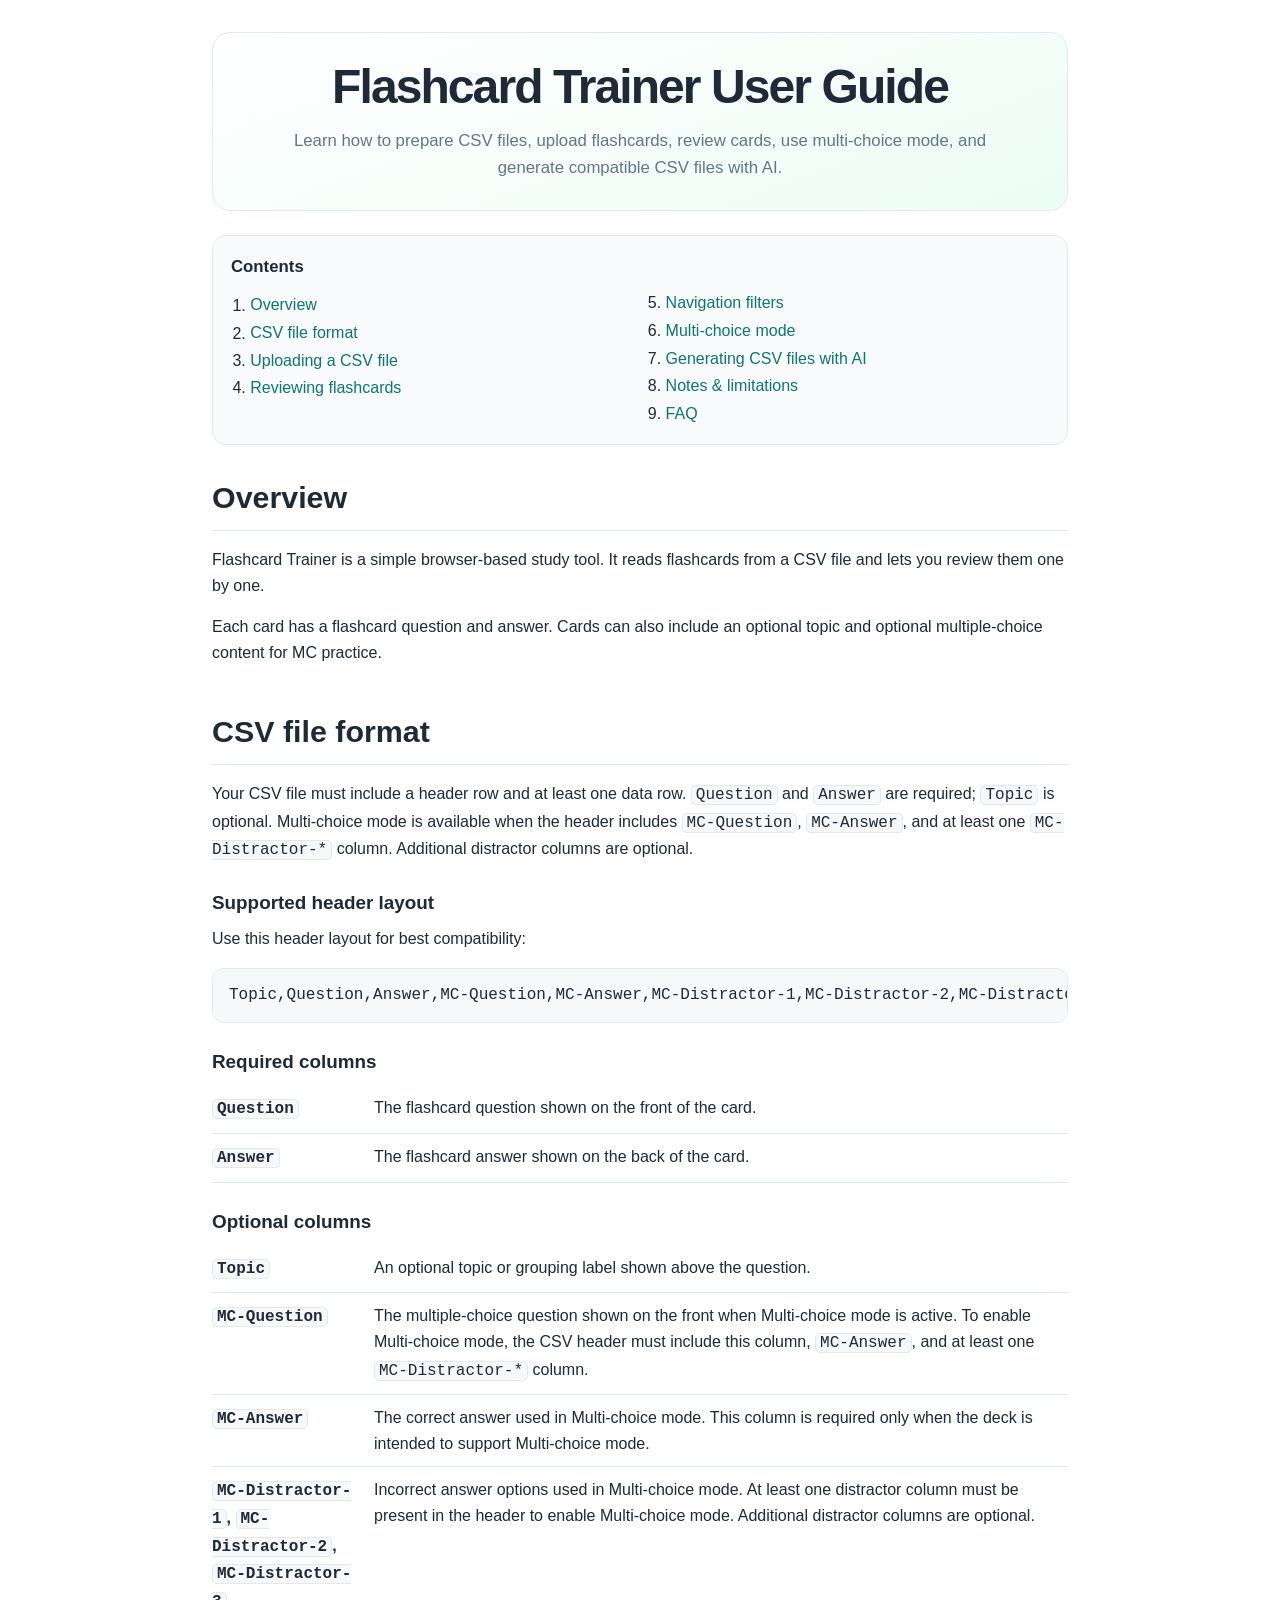
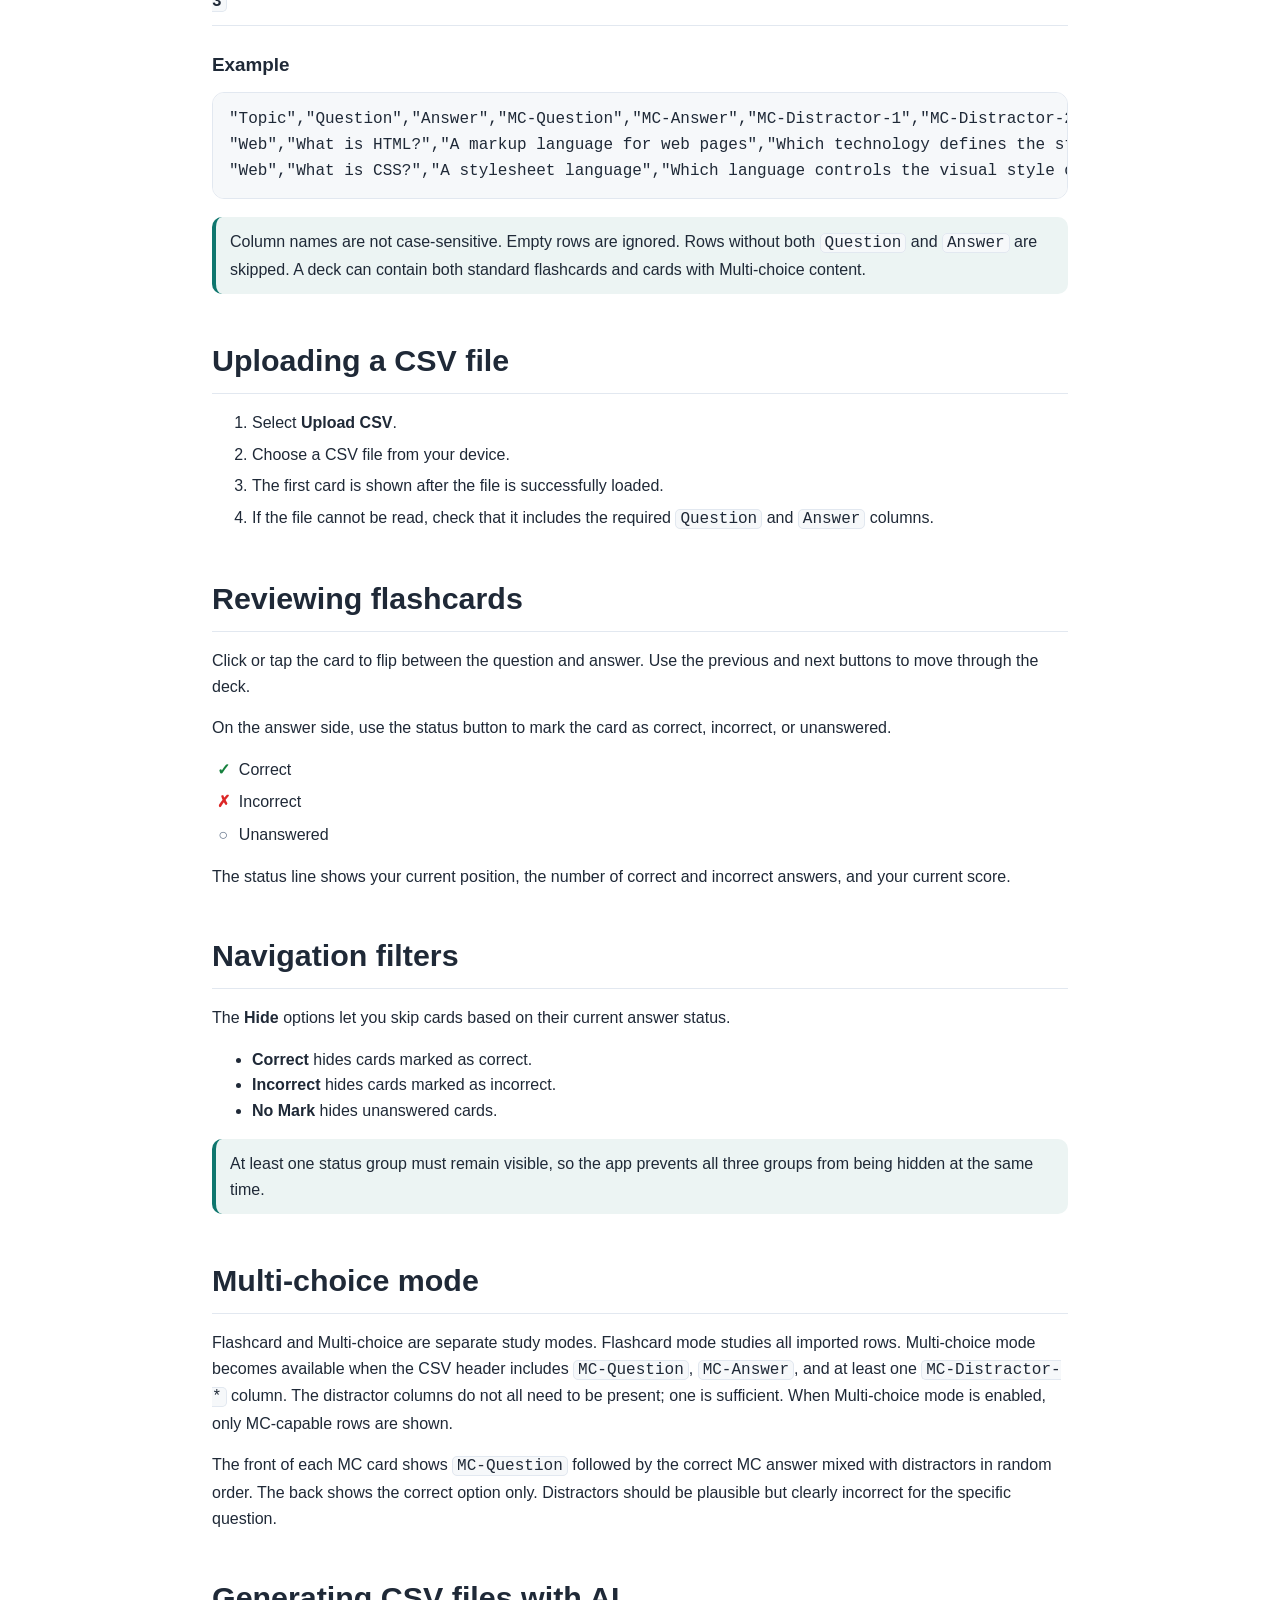
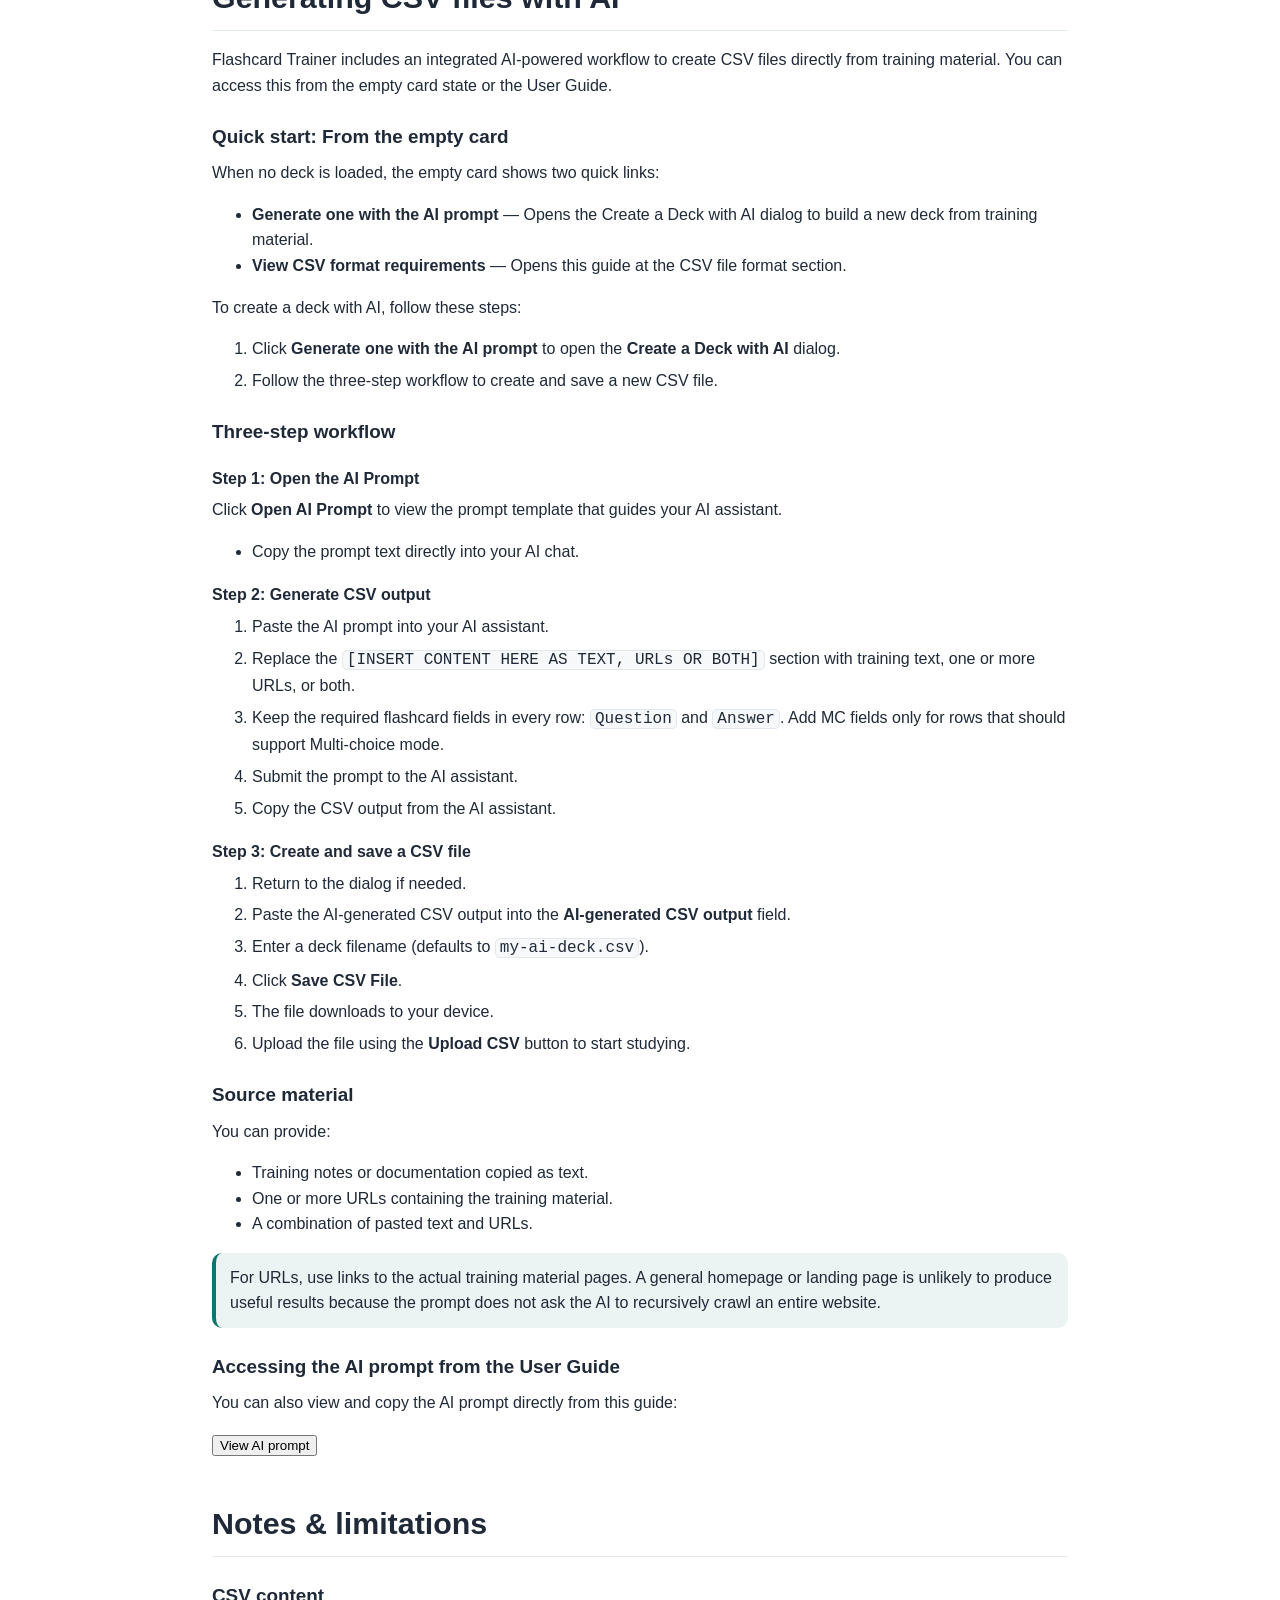
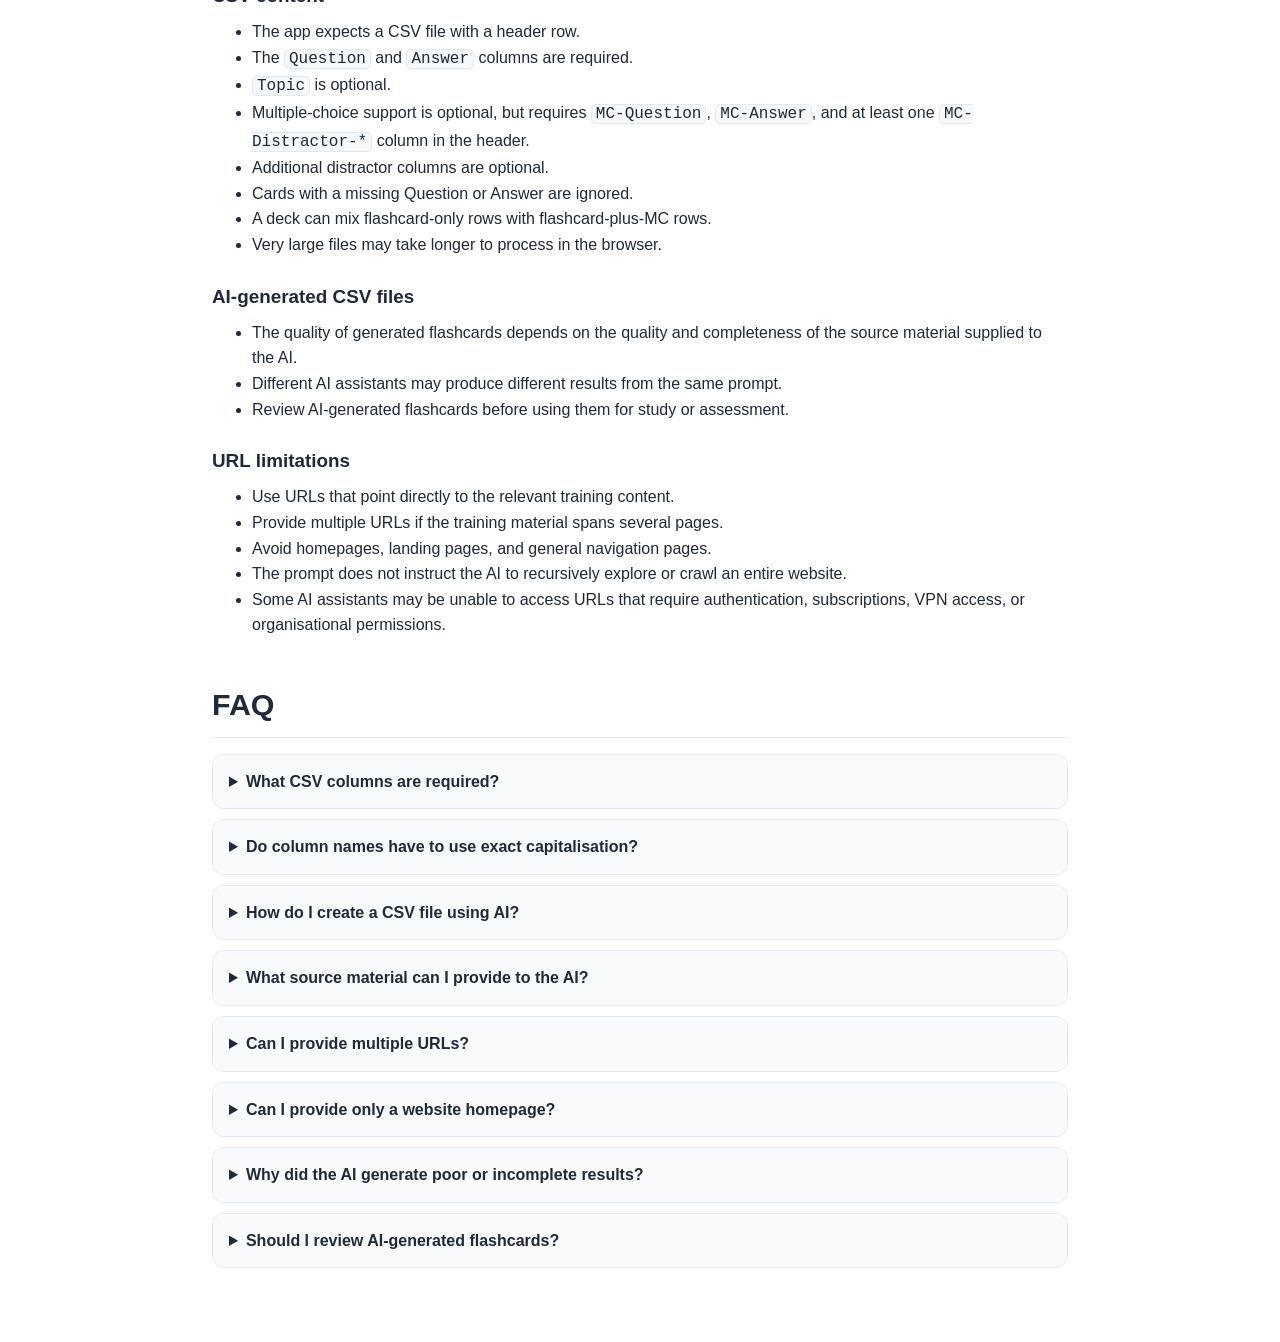
<file: documentation/user-guide.html>
<!doctype html>
<html lang="en">
<head>
  <meta charset="UTF-8" />
  <meta name="viewport" content="width=device-width, initial-scale=1.0" />
  <title>Flashcard Trainer User Guide</title>
  <link rel="stylesheet" href="../css/user-guide.css" />
  <link rel="icon" type="image/svg+xml" href="../images/flashcard-icon.svg" />
</head>
<body>
  <a class="skip-link" href="#main-content">Skip to main content</a>
  <main id="main-content" class="guide-shell">
    <header class="guide-header">
      <h1>Flashcard Trainer User Guide</h1>
      <p class="intro-summary">
        Learn how to prepare CSV files, upload flashcards, review cards, use multi-choice mode, and generate compatible CSV files with AI.
      </p>
    </header>
    <nav class="toc" aria-label="Table of contents">
      <h2>Contents</h2>
      <ol>
        <li><a href="#overview">Overview</a></li>
        <li><a href="#csv-format">CSV file format</a></li>
        <li><a href="#uploading">Uploading a CSV file</a></li>
        <li><a href="#reviewing">Reviewing flashcards</a></li>
        <li><a href="#navigation-filters">Navigation filters</a></li>
        <li><a href="#multi-choice">Multi-choice mode</a></li>
        <li><a href="#ai-generation">Generating CSV files with AI</a></li>
        <li><a href="#notes-limitations">Notes &amp; limitations</a></li>
        <li><a href="#faq">FAQ</a></li>
      </ol>
    </nav>
    <section id="overview" class="guide-section">
      <h2>Overview</h2>
      <p>
        Flashcard Trainer is a simple browser-based study tool. It reads flashcards from a CSV file and lets you review them one by one.
      </p>
      <p>
        Each card has a flashcard question and answer. Cards can also include an optional topic and optional multiple-choice content for MC practice.
      </p>
    </section>
    <section id="csv-format" class="guide-section">
      <h2>CSV file format</h2>
      <p>
        Your CSV file must include a header row and at least one data row. <code>Question</code> and <code>Answer</code> are required; <code>Topic</code> is optional. Multi-choice mode is available when the header includes <code>MC-Question</code>, <code>MC-Answer</code>, and at least one <code>MC-Distractor-*</code> column. Additional distractor columns are optional.
      </p>
      <h3>Supported header layout</h3>
      <p>Use this header layout for best compatibility:</p>
      <pre><code>Topic,Question,Answer,MC-Question,MC-Answer,MC-Distractor-1,MC-Distractor-2,MC-Distractor-3</code></pre>
      <h3>Required columns</h3>
      <dl class="definition-list">
        <div>
          <dt><code>Question</code></dt>
          <dd>The flashcard question shown on the front of the card.</dd>
        </div>
        <div>
          <dt><code>Answer</code></dt>
          <dd>The flashcard answer shown on the back of the card.</dd>
        </div>
      </dl>
      <h3>Optional columns</h3>
      <dl class="definition-list">
        <div>
          <dt><code>Topic</code></dt>
          <dd>An optional topic or grouping label shown above the question.</dd>
        </div>
        <div>
          <dt><code>MC-Question</code></dt>
          <dd>The multiple-choice question shown on the front when Multi-choice mode is active. To enable Multi-choice mode, the CSV header must include this column, <code>MC-Answer</code>, and at least one <code>MC-Distractor-*</code> column.</dd>
        </div>
        <div>
          <dt><code>MC-Answer</code></dt>
          <dd>The correct answer used in Multi-choice mode. This column is required only when the deck is intended to support Multi-choice mode.</dd>
        </div>
        <div>
          <dt><code>MC-Distractor-1</code>, <code>MC-Distractor-2</code>, <code>MC-Distractor-3</code></dt>
          <dd>Incorrect answer options used in Multi-choice mode. At least one distractor column must be present in the header to enable Multi-choice mode. Additional distractor columns are optional.</dd>
        </div>
      </dl>
      <h3>Example</h3>
      <pre><code>"Topic","Question","Answer","MC-Question","MC-Answer","MC-Distractor-1","MC-Distractor-2","MC-Distractor-3"
"Web","What is HTML?","A markup language for web pages","Which technology defines the structure of a web page?","HTML","CSS","JavaScript","SQL"
"Web","What is CSS?","A stylesheet language","Which language controls the visual style of a web page?","CSS","HTML","JavaScript","Python"</code></pre>
      <p class="note">
        Column names are not case-sensitive. Empty rows are ignored. Rows without both <code>Question</code> and <code>Answer</code> are skipped. A deck can contain both standard flashcards and cards with Multi-choice content.
      </p>
    </section>
    <section id="uploading" class="guide-section">
      <h2>Uploading a CSV file</h2>
      <ol class="steps">
        <li>Select <strong>Upload CSV</strong>.</li>
        <li>Choose a CSV file from your device.</li>
        <li>The first card is shown after the file is successfully loaded.</li>
        <li>If the file cannot be read, check that it includes the required <code>Question</code> and <code>Answer</code> columns.</li>
      </ol>
    </section>
    <section id="reviewing" class="guide-section">
      <h2>Reviewing flashcards</h2>
      <p>
        Click or tap the card to flip between the question and answer. Use the previous and next buttons to move through the deck.
      </p>
      <p>
        On the answer side, use the status button to mark the card as correct, incorrect, or unanswered.
      </p>
      <ul class="status-list">
        <li><span class="status-dot correct">✓</span> Correct</li>
        <li><span class="status-dot incorrect">✗</span> Incorrect</li>
        <li><span class="status-dot unanswered">○</span> Unanswered</li>
      </ul>
      <p>
        The status line shows your current position, the number of correct and incorrect answers, and your current score.
      </p>
    </section>
    <section id="navigation-filters" class="guide-section">
      <h2>Navigation filters</h2>
      <p>
        The <strong>Hide</strong> options let you skip cards based on their current answer status.
      </p>
      <ul>
        <li><strong>Correct</strong> hides cards marked as correct.</li>
        <li><strong>Incorrect</strong> hides cards marked as incorrect.</li>
        <li><strong>No Mark</strong> hides unanswered cards.</li>
      </ul>
      <p class="note">
        At least one status group must remain visible, so the app prevents all three groups from being hidden at the same time.
      </p>
    </section>
    <section id="multi-choice" class="guide-section">
      <h2>Multi-choice mode</h2>
      <p>
        Flashcard and Multi-choice are separate study modes. Flashcard mode studies all imported rows. Multi-choice mode becomes available when the CSV header includes <code>MC-Question</code>, <code>MC-Answer</code>, and at least one <code>MC-Distractor-*</code> column. The distractor columns do not all need to be present; one is sufficient. When Multi-choice mode is enabled, only MC-capable rows are shown.
      </p>
      <p>
        The front of each MC card shows <code>MC-Question</code> followed by the correct MC answer mixed with distractors in random order. The back shows the correct option only. Distractors should be plausible but clearly incorrect for the specific question.
      </p>
    </section>
    <section id="ai-generation" class="guide-section">
      <h2>Generating CSV files with AI</h2>
      <p>
        Flashcard Trainer includes an integrated AI-powered workflow to create CSV files directly from training material. You can access this from the empty card state or the User Guide.
      </p>
      <h3>Quick start: From the empty card</h3>
      <p>When no deck is loaded, the empty card shows two quick links:</p>
      <ul>
        <li><strong>Generate one with the AI prompt</strong> — Opens the Create a Deck with AI dialog to build a new deck from training material.</li>
        <li><strong>View CSV format requirements</strong> — Opens this guide at the CSV file format section.</li>
      </ul>
      <p>To create a deck with AI, follow these steps:</p>
      <ol class="steps">
        <li>Click <strong>Generate one with the AI prompt</strong> to open the <strong>Create a Deck with AI</strong> dialog.</li>
        <li>Follow the three-step workflow to create and save a new CSV file.</li>
      </ol>
      <h3>Three-step workflow</h3>
      <h4>Step 1: Open the AI Prompt</h4>
      <p>Click <strong>Open AI Prompt</strong> to view the prompt template that guides your AI assistant.</p>
      <ul>
        <li>Copy the prompt text directly into your AI chat.</li>
      </ul>
      <h4>Step 2: Generate CSV output</h4>
      <ol class="steps">
        <li>Paste the AI prompt into your AI assistant.</li>
        <li>Replace the <code>[INSERT CONTENT HERE AS TEXT, URLs OR BOTH]</code> section with training text, one or more URLs, or both.</li>
        <li>Keep the required flashcard fields in every row: <code>Question</code> and <code>Answer</code>. Add MC fields only for rows that should support Multi-choice mode.</li>
        <li>Submit the prompt to the AI assistant.</li>
        <li>Copy the CSV output from the AI assistant.</li>
      </ol>
      <h4>Step 3: Create and save a CSV file</h4>
      <ol class="steps">
        <li>Return to the dialog if needed.</li>
        <li>Paste the AI-generated CSV output into the <strong>AI-generated CSV output</strong> field.</li>
        <li>Enter a deck filename (defaults to <code>my-ai-deck.csv</code>).</li>
        <li>Click <strong>Save CSV File</strong>.</li>
        <li>The file downloads to your device.</li>
        <li>Upload the file using the <strong>Upload CSV</strong> button to start studying.</li>
      </ol>
      <h3>Source material</h3>
      <p>You can provide:</p>
      <ul>
        <li>Training notes or documentation copied as text.</li>
        <li>One or more URLs containing the training material.</li>
        <li>A combination of pasted text and URLs.</li>
      </ul>
      <p class="note">
        For URLs, use links to the actual training material pages. A general homepage or landing page is unlikely to produce useful results because the prompt does not ask the AI to recursively crawl an entire website.
      </p>
      <h3>Accessing the AI prompt from the User Guide</h3>
      <p>
        You can also view and copy the AI prompt directly from this guide:
      </p>
      <p>
        <button type="button" class="download-link" id="openPromptBtn">View AI prompt</button>
      </p>
    </section>
    <section id="notes-limitations" class="guide-section">
      <h2>Notes &amp; limitations</h2>
      <h3>CSV content</h3>
      <ul>
        <li>The app expects a CSV file with a header row.</li>
        <li>The <code>Question</code> and <code>Answer</code> columns are required.</li>
        <li><code>Topic</code> is optional.</li>
        <li>Multiple-choice support is optional, but requires <code>MC-Question</code>, <code>MC-Answer</code>, and at least one <code>MC-Distractor-*</code> column in the header.</li>
        <li>Additional distractor columns are optional.</li>
        <li>Cards with a missing Question or Answer are ignored.</li>
        <li>A deck can mix flashcard-only rows with flashcard-plus-MC rows.</li>
        <li>Very large files may take longer to process in the browser.</li>
      </ul>
      <h3>AI-generated CSV files</h3>
      <ul>
        <li>The quality of generated flashcards depends on the quality and completeness of the source material supplied to the AI.</li>
        <li>Different AI assistants may produce different results from the same prompt.</li>
        <li>Review AI-generated flashcards before using them for study or assessment.</li>
      </ul>
      <h3>URL limitations</h3>
      <ul>
        <li>Use URLs that point directly to the relevant training content.</li>
        <li>Provide multiple URLs if the training material spans several pages.</li>
        <li>Avoid homepages, landing pages, and general navigation pages.</li>
        <li>The prompt does not instruct the AI to recursively explore or crawl an entire website.</li>
        <li>Some AI assistants may be unable to access URLs that require authentication, subscriptions, VPN access, or organisational permissions.</li>
      </ul>
    </section>
    <section id="faq" class="guide-section faq-section">
      <h2>FAQ</h2>
      <details>
        <summary>What CSV columns are required?</summary>
        <p>The required columns are <code>Question</code> and <code>Answer</code>. <code>Topic</code> is optional. Multiple-choice support is optional, but if used the header must contain <code>MC-Question</code>, <code>MC-Answer</code>, and at least one <code>MC-Distractor-*</code> column.</p>
      </details>
      <details>
        <summary>Do column names have to use exact capitalisation?</summary>
        <p>No. Column names are matched without case sensitivity, so <code>Question</code>, <code>question</code>, and <code>QUESTION</code> are treated the same.</p>
      </details>
      <details>
        <summary>How do I create a CSV file using AI?</summary>
        <p>From the empty card, click the "Generate one with the AI prompt" link. Alternatively, you can access the AI Deck Creator from the User Guide. Follow the three-step workflow: open the AI prompt, paste it into your AI assistant with your training material, then paste the generated CSV into the File Creator and save it.</p>
      </details>
      <details>
        <summary>What source material can I provide to the AI?</summary>
        <p>You can provide pasted training text, one or more URLs, attached files or a combination of these.</p>
      </details>
      <details>
        <summary>Can I provide multiple URLs?</summary>
        <p>Yes. Use multiple URLs when the training material is spread across several specific pages.</p>
      </details>
      <details>
        <summary>Can I provide only a website homepage?</summary>
        <p>No. For best results, provide URLs for the actual training material pages. The prompt does not ask the AI to recursively crawl an entire website from a homepage.</p>
      </details>
      <details>
        <summary>Why did the AI generate poor or incomplete results?</summary>
        <p>The source material may be incomplete, the URLs may be inaccessible, or the URLs may point to general navigation pages rather than actual training content.</p>
      </details>
      <details>
        <summary>Should I review AI-generated flashcards?</summary>
        <p>Yes. Review AI-generated flashcards before using them, especially if the material is important or used for assessment.</p>
      </details>
    </section>
  </main>
  <dialog id="promptDialog" class="prompt-dialog" aria-labelledby="promptDialogTitle">
    <div class="prompt-dialog-header">
      <h2 id="promptDialogTitle">AI Prompt</h2>
      <div class="prompt-dialog-actions">
        <button type="button" id="promptCopyBtn" class="prompt-copy-btn" data-copied="false" aria-label="Copy AI prompt">
          <span class="prompt-copy-icon" aria-hidden="true">
            <svg class="prompt-copy-icon-clipboard" viewBox="0 0 24 24" focusable="false">
              <rect x="9" y="9" width="11" height="11" rx="2"></rect>
              <path d="M15 9V6a2 2 0 0 0-2-2H6a2 2 0 0 0-2 2v7a2 2 0 0 0 2 2h3"></path>
            </svg>
            <svg class="prompt-copy-icon-check" viewBox="0 0 24 24" focusable="false">
              <path d="M5 12.5 9.2 16.7 19 7"></path>
            </svg>
          </span>
          <span class="prompt-copy-label">Copy</span>
        </button>
        <button type="button" id="closePromptBtn" class="prompt-close-btn" aria-label="Close prompt">&times;</button>
      </div>
    </div>
    <div class="prompt-dialog-body">
      <pre id="promptText" class="prompt-text">Loading&hellip;</pre>
    </div>
    <p id="promptCopyStatus" class="prompt-copy-status" aria-live="polite"></p>
  </dialog>
  <script>
    (function () {
      const MOBILE_VIEWPORT_MAX_WIDTH = 760;
      const dialog = document.getElementById("promptDialog");
      const openBtn = document.getElementById("openPromptBtn");
      const closeBtn = document.getElementById("closePromptBtn");
      const copyBtn = document.getElementById("promptCopyBtn");
      const promptText = document.getElementById("promptText");
      const copyStatus = document.getElementById("promptCopyStatus");
      const promptUrl = "../ai-prompts/FlashcardTrainer_prompt.txt";
      let promptContent = "";
      let copiedStateTimeoutId = 0;
      function getAppViewportWidth() {
        try {
          return window.top.innerWidth;
        } catch (error) {
          return window.innerWidth;
        }
      }
      function updatePromptViewportMode() {
        const viewportWidth = getAppViewportWidth();
        document.body.dataset.appViewport = viewportWidth <= MOBILE_VIEWPORT_MAX_WIDTH ? "mobile" : "desktop";
      }
      async function ensurePromptLoaded() {
        if (promptContent) {
          promptText.textContent = promptContent;
          return promptContent;
        }
        promptText.textContent = "Loading...";
        const response = await fetch(promptUrl);
        if (!response.ok) {
          throw new Error("Failed to load AI prompt file.");
        }
        promptContent = (await response.text()).trim();
        promptText.textContent = promptContent;
        return promptContent;
      }
      function clearCopiedState() {
        if (copiedStateTimeoutId) {
          window.clearTimeout(copiedStateTimeoutId);
          copiedStateTimeoutId = 0;
        }
        copyBtn.dataset.copied = "false";
        copyBtn.setAttribute("aria-label", "Copy AI prompt");
        copyBtn.querySelector(".prompt-copy-label").textContent = "Copy";
        copyStatus.textContent = "";
      }
      function showCopiedState() {
        clearCopiedState();
        copyBtn.dataset.copied = "true";
        copyBtn.setAttribute("aria-label", "AI prompt copied");
        copyBtn.querySelector(".prompt-copy-label").textContent = "Copied";
        copyStatus.textContent = "AI prompt copied to clipboard.";
        copiedStateTimeoutId = window.setTimeout(clearCopiedState, 2000);
      }
      async function openPromptDialog() {
        if (!dialog.open) {
          dialog.showModal();
        }
        if (window.parent !== window) {
          window.parent.postMessage({ type: "flashcardPromptDialogOpened" }, "*");
        }
        try {
          await ensurePromptLoaded();
        } catch (error) {
          promptText.textContent = "Unable to load the AI prompt file. Serve the site through Live Server or another static server and try again.";
        }
      }
      updatePromptViewportMode();
      window.addEventListener("resize", updatePromptViewportMode);
      try {
        if (window.top !== window) {
          window.top.addEventListener("resize", updatePromptViewportMode);
        }
      } catch (error) {
        // Ignore cross-window access issues and fall back to the local viewport.
      }
      openBtn.addEventListener("click", openPromptDialog);
      window.addEventListener("message", function (event) {
        if (event.data && event.data.type === "flashcardOpenPromptDialog") {
          openPromptDialog();
        } else if (event.data && event.data.type === "flashcardScrollToSection") {
          const section = document.getElementById(event.data.sectionId);
          if (section) section.scrollIntoView({ behavior: "instant", block: "start" });
        }
      });
      copyBtn.addEventListener("click", async function () {
        copyBtn.disabled = true;
        try {
          const content = await ensurePromptLoaded();
          await navigator.clipboard.writeText(content);
          showCopiedState();
        } catch (error) {
          copyStatus.textContent = "Unable to copy the AI prompt.";
        } finally {
          copyBtn.disabled = false;
        }
      });
      closeBtn.addEventListener("click", function () {
        clearCopiedState();
        dialog.close();
      });
      dialog.addEventListener("close", function () {
        clearCopiedState();
        if (window.parent !== window) {
          window.parent.postMessage({ type: "flashcardPromptDialogClosed" }, "*");
        }
      });
      dialog.addEventListener("click", function (event) {
        if (event.target === dialog) {
          dialog.close();
        }
      });
    }());
  </script>
</body>
</html>
</file>
<file: css/user-guide.css>
:root {
  --bg: #ffffff;
  --panel: #f8fafc;
  --panel-strong: #ecfdf5;
  --text: #1f2937;
  --muted: #64748b;
  --border: #e2e8f0;
  --accent: #0f766e;
  --accent-dark: #0b5f58;
  --code-bg: #f6f8fa;
  --correct: #15803d;
  --incorrect: #dc2626;
  --unanswered: #64748b;
}

* { box-sizing: border-box; }
html { scroll-behavior: smooth; }
body {
  margin: 0;
  font-family: "Segoe UI", Tahoma, Geneva, Verdana, sans-serif;
  color: var(--text);
  background: var(--bg);
  line-height: 1.6;
}
.skip-link {
  position: absolute;
  left: -999px;
  top: 8px;
  background: var(--accent);
  color: #fff;
  padding: 8px 12px;
  border-radius: 8px;
  z-index: 10;
}
.skip-link:focus { left: 8px; }
.guide-shell {
  max-width: 920px;
  margin: 0 auto;
  padding: clamp(16px, 4vw, 32px);
}
.guide-header {
  text-align: center;
  padding: 28px 18px;
  border: 1px solid var(--border);
  border-radius: 18px;
  background: linear-gradient(160deg, #ffffff, var(--panel-strong));
  margin-bottom: 24px;
}
h1 {
  margin: 0;
  font-size: clamp(2rem, 6vw, 3rem);
  line-height: 1.1;
  letter-spacing: -0.04em;
}
.intro-summary {
  max-width: 720px;
  margin: 14px auto 0;
  color: var(--muted);
  font-size: 1.05rem;
}
.header-meta {
  display: flex;
  justify-content: center;
  gap: 10px;
  flex-wrap: wrap;
  margin-top: 16px;
  color: var(--muted);
  font-size: .92rem;
}
.toc {
  position: sticky;
  top: 0;
  z-index: 2;
  padding: 18px;
  margin-bottom: 28px;
  border: 1px solid var(--border);
  border-radius: 14px;
  background: rgba(248, 250, 252, .98);
  backdrop-filter: blur(8px);
}
.toc h2 {
  margin: 0 0 10px;
  font-size: 1.05rem;
  border: 0;
  padding: 0;
}
.toc ol {
  margin: 0;
  padding-left: 1.2rem;
  columns: 2;
  column-gap: 32px;
}
.toc li { break-inside: avoid; margin: 2px 0; }
a { color: var(--accent); text-decoration: none; }
a:hover, a:focus { color: var(--accent-dark); text-decoration: underline; }
.guide-section {
  scroll-margin-top: 150px;
  margin-bottom: 42px;
}
h2 {
  margin: 0 0 16px;
  padding-bottom: 8px;
  border-bottom: 1px solid var(--border);
  font-size: clamp(1.45rem, 4vw, 1.9rem);
}
h3 { margin: 24px 0 8px; font-size: 1.18rem; }
h4 { margin: 18px 0 6px; font-size: 1rem; }
p, ul, ol, dl { margin-top: 0; }
code {
  font-family: Consolas, "Courier New", monospace;
  background: var(--code-bg);
  border: 1px solid var(--border);
  border-radius: 5px;
  padding: 0 .25em;
}
pre {
  margin: 12px 0 18px;
  padding: 14px 16px;
  overflow-x: auto;
  background: var(--code-bg);
  border: 1px solid var(--border);
  border-radius: 12px;
}
pre code { padding: 0; border: 0; background: transparent; }
.note {
  padding: 12px 14px;
  border-left: 4px solid var(--accent);
  border-radius: 10px;
  background: color-mix(in srgb, var(--accent) 8%, white);
}
.steps li { margin-bottom: 6px; }
.definition-list div {
  display: grid;
  grid-template-columns: 150px 1fr;
  gap: 12px;
  padding: 10px 0;
  border-bottom: 1px solid var(--border);
}
.definition-list dt { font-weight: 700; }
.definition-list dd { margin: 0; }
table { width: 100%; border-collapse: collapse; margin: 14px 0 18px; }
th, td { border: 1px solid var(--border); padding: 10px 12px; text-align: left; }
th { background: var(--panel); }
.nav-symbol { font-size: 1.35rem; font-weight: 700; }
.status-list { list-style: none; padding-left: 0; }
.status-list li { margin-bottom: 7px; }
.status-dot { display: inline-block; width: 1.4em; font-weight: 800; text-align: center; }
.status-dot.correct { color: var(--correct); }
.status-dot.incorrect { color: var(--incorrect); }
.status-dot.unanswered { color: var(--unanswered); }
.scenario-grid {
  display: grid;
  grid-template-columns: repeat(3, minmax(0, 1fr));
  gap: 12px;
}
.scenario-grid article {
  border: 1px solid var(--border);
  border-radius: 12px;
  padding: 14px;
  background: var(--panel);
}
.scenario-grid h4 { margin-top: 0; }
.faq-section details {
  border: 1px solid var(--border);
  border-radius: 12px;
  padding: 0;
  background: #fff;
  margin-bottom: 10px;
  overflow: hidden;
}
.faq-section summary {
  cursor: pointer;
  font-weight: 700;
  padding: 14px 16px;
  background: var(--panel);
}
.faq-section details[open] summary { border-bottom: 1px solid var(--border); }
.faq-section details p { margin: 0; padding: 14px 16px; }
@media (max-width: 760px) {
  .toc { position: static; }
  .toc ol { columns: 1; }
  .scenario-grid { grid-template-columns: 1fr; }
  .definition-list div { grid-template-columns: 1fr; gap: 4px; }
  .guide-section { scroll-margin-top: 20px; }
}
</file>
